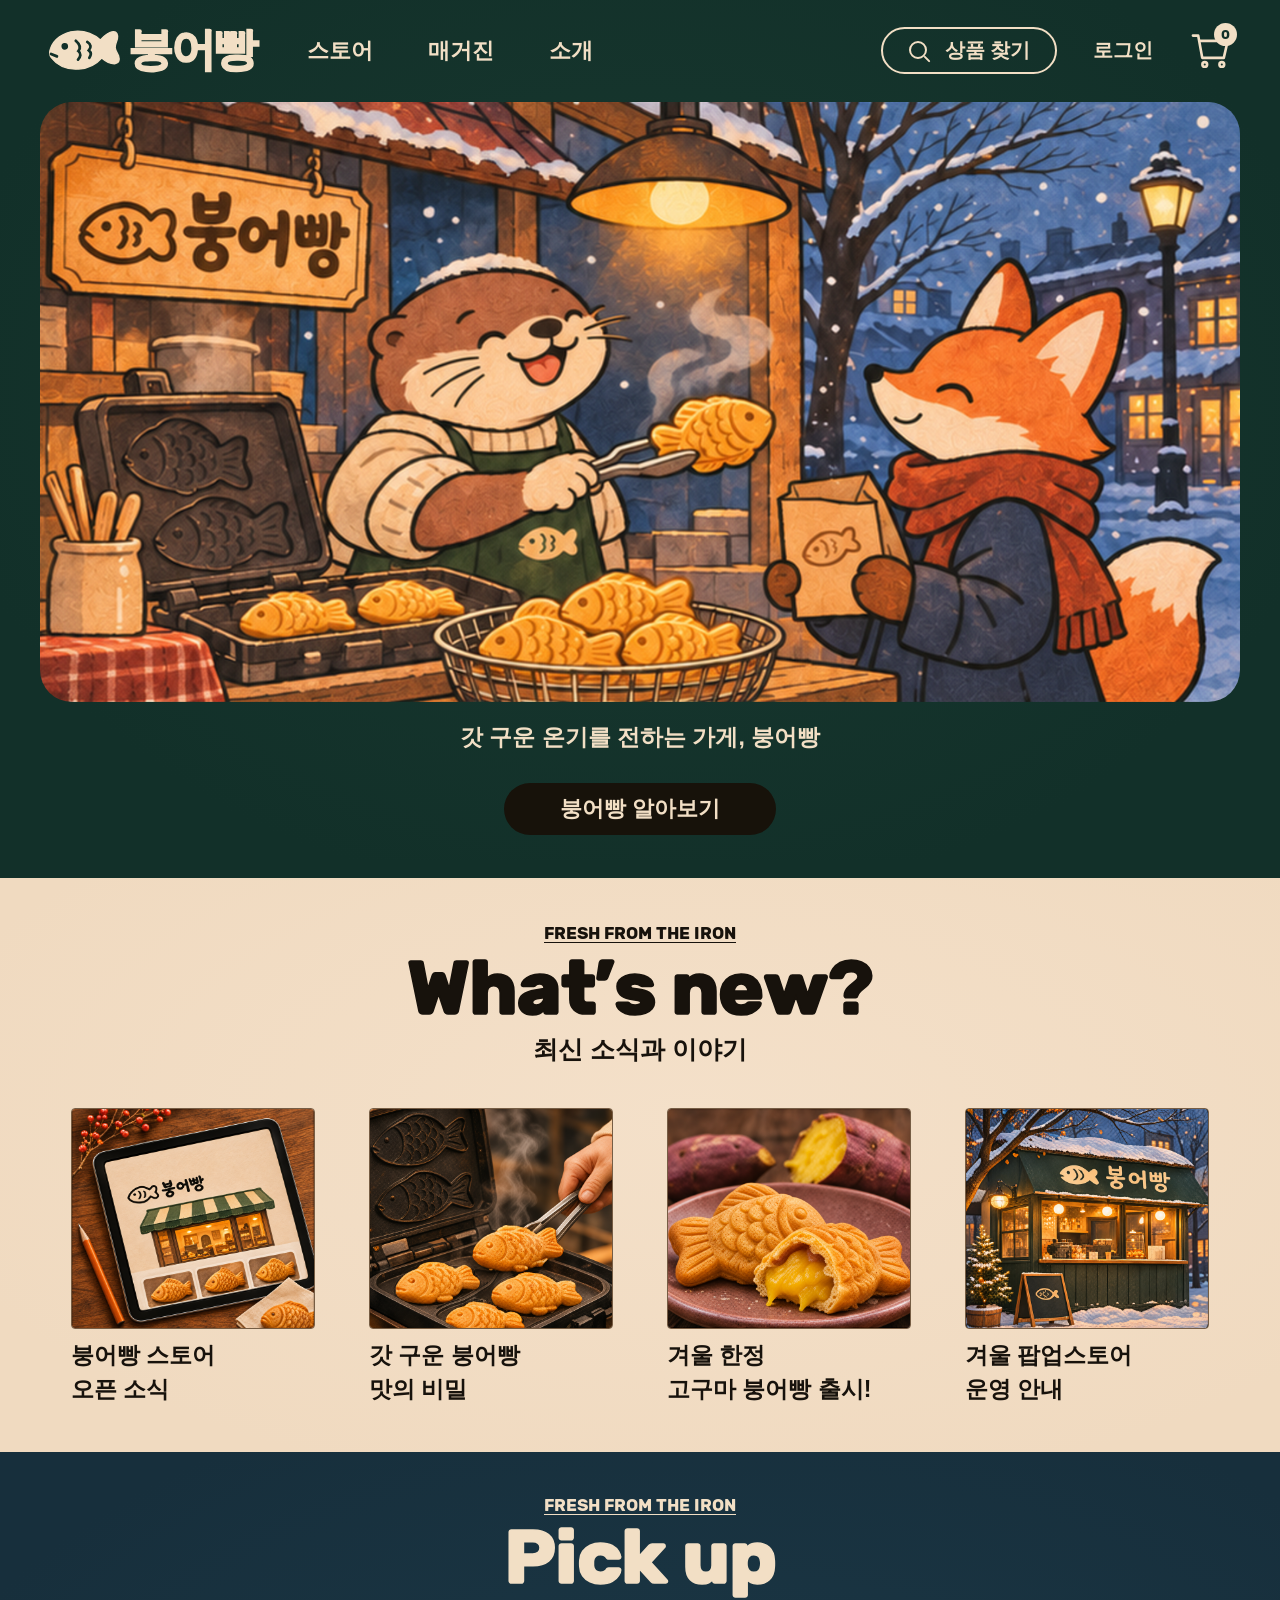
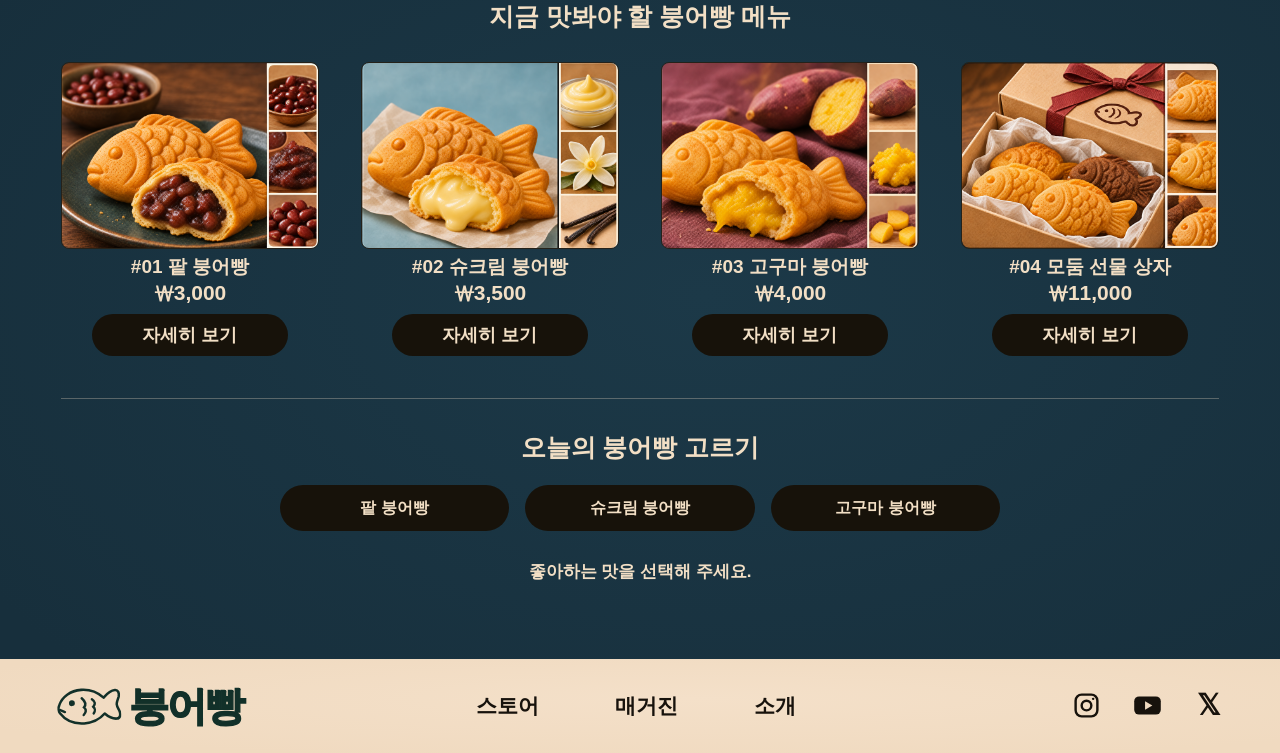
<file: index.html>
<!doctype html>
<html lang="ko">
<head>
  <meta charset="utf-8">
  <meta name="viewport" content="width=device-width, initial-scale=1">
  <title>붕어빵 | 갓 구운 온기를 전하는 가게</title>
  <link rel="stylesheet" href="css/style.css">
  <script src="js/menu-choice.js" defer></script>
</head>
<body>
  <svg class="svg-symbols" width="0" height="0" aria-hidden="true">
    <symbol id="fish-mark" viewBox="0 0 76 48">
      <path class="fish-body" d="M56 15C49 8 40 4 30 4 17 4 7 11 3 20c-2 4-2 7 0 10 6 9 16 14 28 14 10 0 19-4 25-10 5 5 9 7 14 7 4 0 5-4 4-8-1-3-3-6-3-9s2-6 3-9c1-4 0-8-4-8-5 0-10 4-14 8Z"/>
      <circle class="fish-eye" cx="18" cy="19" r="3.5"/>
      <path class="fish-detail" d="m3 26 6 3m21-15c4 4 5 8 2 11 3 3 2 6-1 9m11-18c4 3 4 6 1 9 3 3 2 5 0 8"/>
    </symbol>
  </svg>

  <header class="site-header container" id="top">
    <a class="wordmark" href="#top" aria-label="붕어빵 홈">
      <svg viewBox="0 0 76 48" aria-hidden="true"><use href="#fish-mark"/></svg>
      <span>붕어빵</span>
    </a>
    <nav class="main-nav" aria-label="주 메뉴">
      <a href="#pickup">스토어</a>
      <a href="#news">매거진</a>
      <a href="#about">소개</a>
    </nav>
    <div class="header-actions">
      <a class="search-link" href="#pickup" aria-label="상품 찾기">
        <span class="search-icon" aria-hidden="true"></span>
        <span class="search-label">상품 찾기</span>
      </a>
      <a class="login-link" href="#footer">로그인</a>
      <a class="cart-link" href="#pickup" aria-label="장바구니, 상품 0개">
        <svg viewBox="0 0 32 32" aria-hidden="true">
          <path d="M3 5h4l3.1 17h16.4l3-13H8"/>
          <circle cx="12" cy="27" r="1.8"/>
          <circle cx="25" cy="27" r="1.8"/>
        </svg>
        <span class="cart-count" aria-hidden="true">0</span>
      </a>
    </div>
  </header>

  <main>
    <section class="hero" id="about" aria-labelledby="hero-title">
      <div class="container">
        <img class="hero-image" src="images/qnddj1.png" width="2048" height="1019" alt="눈 내리는 저녁, 붕어빵 가게에서 수달이 여우 손님에게 갓 구운 붕어빵을 건네는 모습" fetchpriority="high">
        <div class="hero-copy">
          <h1 id="hero-title">갓 구운 온기를 전하는 가게, 붕어빵</h1>
          <a class="pill-button hero-button" href="#news">붕어빵 알아보기</a>
        </div>
      </div>
    </section>

    <section class="news-section section-pad" id="news" aria-labelledby="news-title">
      <div class="container">
        <div class="section-heading">
          <p class="eyebrow" lang="en">FRESH FROM THE IRON</p>
          <h2 id="news-title" lang="en">What’s new?</h2>
          <p class="section-subtitle">최신 소식과 이야기</p>
        </div>
        <div class="card-grid news-grid">
          <article class="card news-card">
            <img src="images/qnddj2.png" width="736" height="688" alt="붕어빵 온라인 스토어가 열린 태블릿 화면">
            <h3>붕어빵 스토어<br>오픈 소식</h3>
          </article>
          <article class="card news-card">
            <img src="images/qnddj3.png" width="764" height="684" alt="틀에서 갓 구운 붕어빵을 집게로 꺼내는 모습">
            <h3>갓 구운 붕어빵<br>맛의 비밀</h3>
          </article>
          <article class="card news-card">
            <img src="images/qnddj4.png" width="788" height="684" alt="접시에 담긴 고구마 붕어빵과 군고구마">
            <h3>겨울 한정<br>고구마 붕어빵 출시!</h3>
          </article>
          <article class="card news-card">
            <img src="images/qnddj5.png" width="744" height="688" alt="눈 덮인 거리에 불을 밝힌 붕어빵 팝업스토어">
            <h3>겨울 팝업스토어<br>운영 안내</h3>
          </article>
        </div>
      </div>
    </section>

    <section class="pickup-section section-pad" id="pickup" aria-labelledby="pickup-title">
      <div class="container">
        <div class="section-heading">
          <p class="eyebrow" lang="en">FRESH FROM THE IRON</p>
          <h2 id="pickup-title" lang="en">Pick up</h2>
          <p class="section-subtitle">지금 맛봐야 할 붕어빵 메뉴</p>
        </div>
        <div class="card-grid product-grid">
          <article class="card product-card">
            <img src="images/qnddj6.png" width="804" height="584" alt="팥소가 보이는 붕어빵과 팥 재료 사진">
            <h3>#01 팥 붕어빵</h3>
            <p class="product-price">₩3,000</p>
            <a class="pill-button" href="product-red-bean.html" target="_blank" rel="noopener noreferrer" aria-label="팥 붕어빵 이미지 자세히 보기 (새 탭)">자세히 보기</a>
          </article>
          <article class="card product-card">
            <img src="images/qnddj7.png" width="792" height="584" alt="슈크림이 보이는 붕어빵과 바닐라 재료 사진">
            <h3>#02 슈크림 붕어빵</h3>
            <p class="product-price">₩3,500</p>
            <a class="pill-button" href="product-custard.html" target="_blank" rel="noopener noreferrer" aria-label="슈크림 붕어빵 이미지 자세히 보기 (새 탭)">자세히 보기</a>
          </article>
          <article class="card product-card">
            <img src="images/qnddj8.png" width="792" height="584" alt="고구마 소가 보이는 붕어빵과 고구마 재료 사진">
            <h3>#03 고구마 붕어빵</h3>
            <p class="product-price">₩4,000</p>
            <a class="pill-button" href="product-sweet-potato.html" target="_blank" rel="noopener noreferrer" aria-label="고구마 붕어빵 이미지 자세히 보기 (새 탭)">자세히 보기</a>
          </article>
          <article class="card product-card">
            <img src="images/qnddj9.png" width="808" height="584" alt="붉은 리본으로 장식한 모둠 붕어빵 선물 상자">
            <h3>#04 모둠 선물 상자</h3>
            <p class="product-price">₩11,000</p>
            <a class="pill-button" href="product-gift-box.html" target="_blank" rel="noopener noreferrer" aria-label="모둠 선물 상자 이미지 자세히 보기 (새 탭)">자세히 보기</a>
          </article>
        </div>

        <!-- class11 Part 4의 선택 분기를 세 가지 맛의 누적 선택으로 확장 -->
        <div class="menu-choice game-container" aria-labelledby="menu-choice-title">
          <h3 id="menu-choice-title"><button class="menu-reset-button" type="button" aria-label="오늘의 붕어빵 고르기 초기화" title="선택 초기화">오늘의 붕어빵 고르기</button></h3>
          <div class="choice-group" role="group" aria-label="붕어빵 맛 선택">
            <button class="pill-button choice-a" type="button">팥 붕어빵</button>
            <button class="pill-button choice-b" type="button">슈크림 붕어빵</button>
            <button class="pill-button choice-c" type="button">고구마 붕어빵</button>
          </div>
          <div class="scene-panel">
            <p class="scene-text" role="status" aria-live="polite">좋아하는 맛을 선택해 주세요.</p>
            <p class="menu-recommendation" aria-live="polite" hidden>모두 먹고 싶어하는 고객님께, 고르기 어렵다면 모둠 선물 상자를 추천해 드려요!!</p>
          </div>
        </div>
      </div>
    </section>
  </main>

  <footer class="site-footer" id="footer">
    <div class="container footer-inner">
      <a class="wordmark" href="#top" aria-label="붕어빵 홈">
        <svg viewBox="0 0 76 48" aria-hidden="true"><use href="#fish-mark"/></svg>
        <span>붕어빵</span>
      </a>
      <nav class="footer-nav" aria-label="하단 메뉴">
        <a href="#pickup">스토어</a>
        <a href="#news">매거진</a>
        <a href="#about">소개</a>
      </nav>
      <div class="social-links">
        <a href="https://www.instagram.com/" aria-label="인스타그램">
          <svg viewBox="0 0 24 24" aria-hidden="true">
            <rect x="3" y="3" width="18" height="18" rx="5"/>
            <circle cx="12" cy="12" r="4"/>
            <circle class="icon-fill" cx="17.5" cy="6.5" r="1"/>
          </svg>
        </a>
        <a href="https://www.youtube.com/" aria-label="유튜브">
          <svg viewBox="0 0 24 24" aria-hidden="true">
            <rect class="icon-fill" x="1" y="4.5" width="22" height="15" rx="4"/>
            <path class="icon-cut" d="m10 8.5 6 3.5-6 3.5z"/>
          </svg>
        </a>
        <a class="x-link" href="https://x.com/" aria-label="X">𝕏</a>
      </div>
    </div>
  </footer>
</body>
</html>
</file>
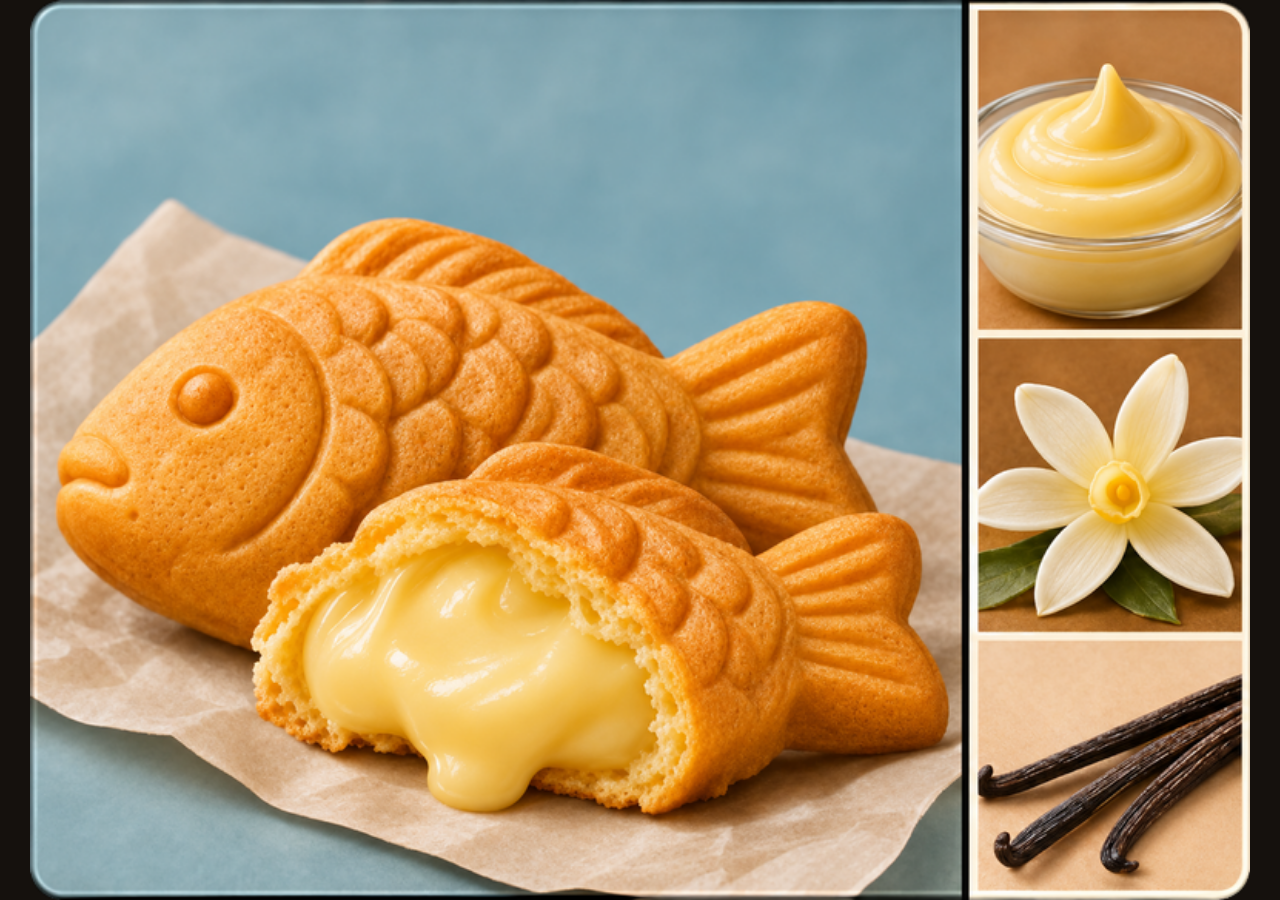
<file: product-custard.html>
<!doctype html>
<html lang="ko">
<head>
  <meta charset="utf-8">
  <meta name="viewport" content="width=device-width, initial-scale=1">
  <title>슈크림 붕어빵 | 이미지 크게 보기</title>
  <link rel="stylesheet" href="css/image-viewer.css">
</head>
<body>
  <img class="product-full-image" src="images/qnddj7.png" alt="슈크림이 보이는 붕어빵과 바닐라 재료 사진">
</body>
</html>
</file>
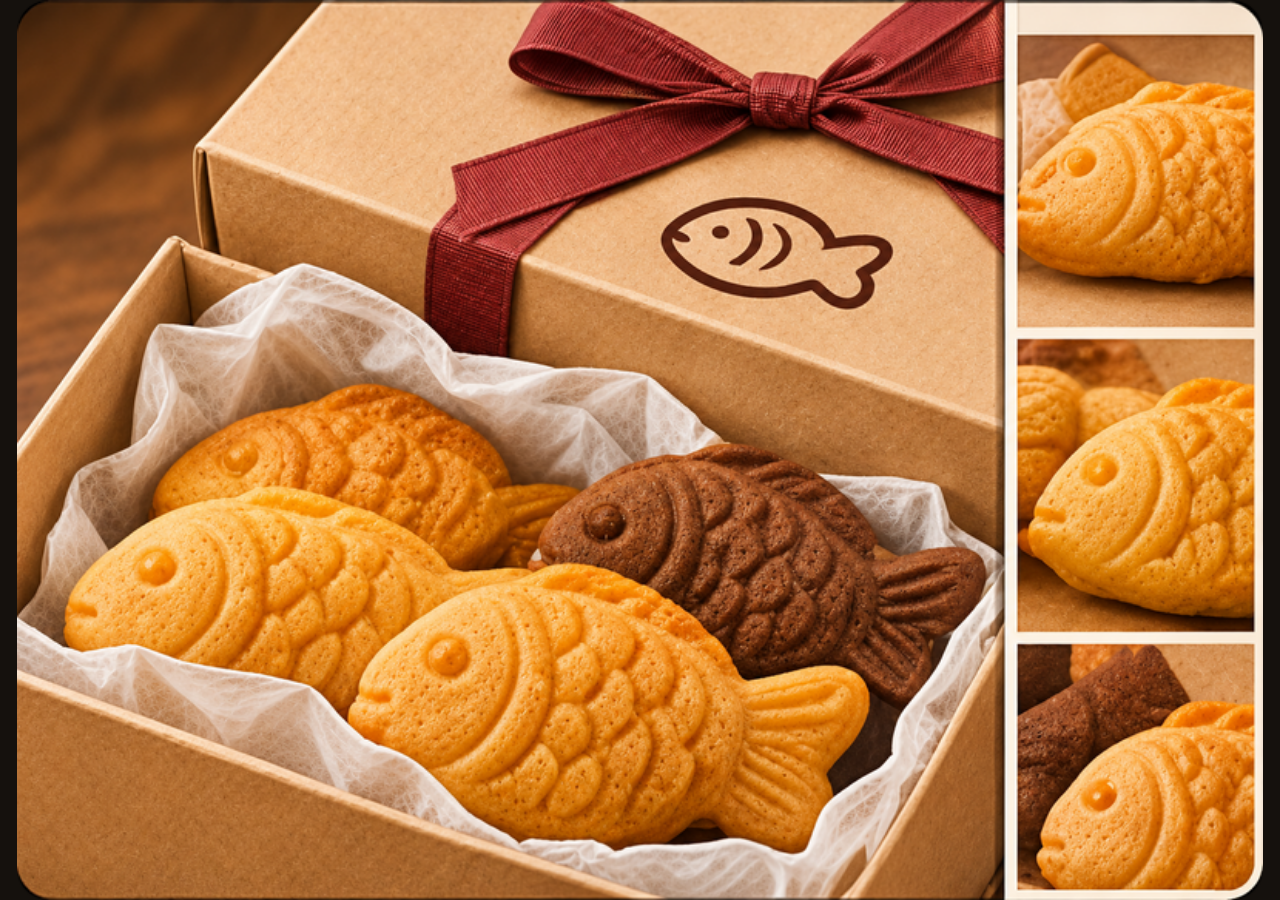
<file: product-gift-box.html>
<!doctype html>
<html lang="ko">
<head>
  <meta charset="utf-8">
  <meta name="viewport" content="width=device-width, initial-scale=1">
  <title>모둠 선물 상자 | 이미지 크게 보기</title>
  <link rel="stylesheet" href="css/image-viewer.css">
</head>
<body>
  <img class="product-full-image" src="images/qnddj9.png" alt="붉은 리본으로 장식한 모둠 붕어빵 선물 상자">
</body>
</html>
</file>
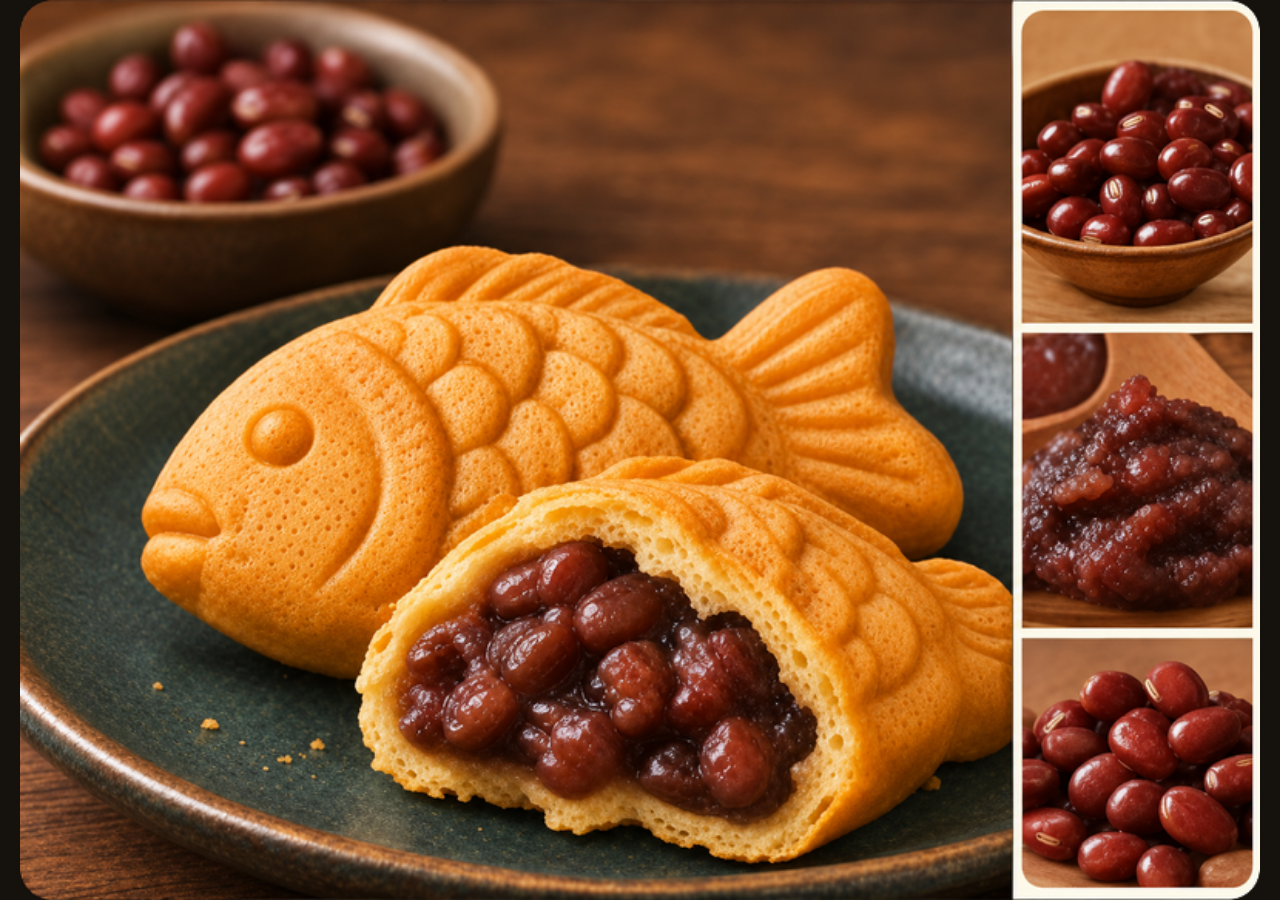
<file: product-red-bean.html>
<!doctype html>
<html lang="ko">
<head>
  <meta charset="utf-8">
  <meta name="viewport" content="width=device-width, initial-scale=1">
  <title>팥 붕어빵 | 이미지 크게 보기</title>
  <link rel="stylesheet" href="css/image-viewer.css">
</head>
<body>
  <img class="product-full-image" src="images/qnddj6.png" alt="팥소가 보이는 붕어빵과 팥 재료 사진">
</body>
</html>
</file>
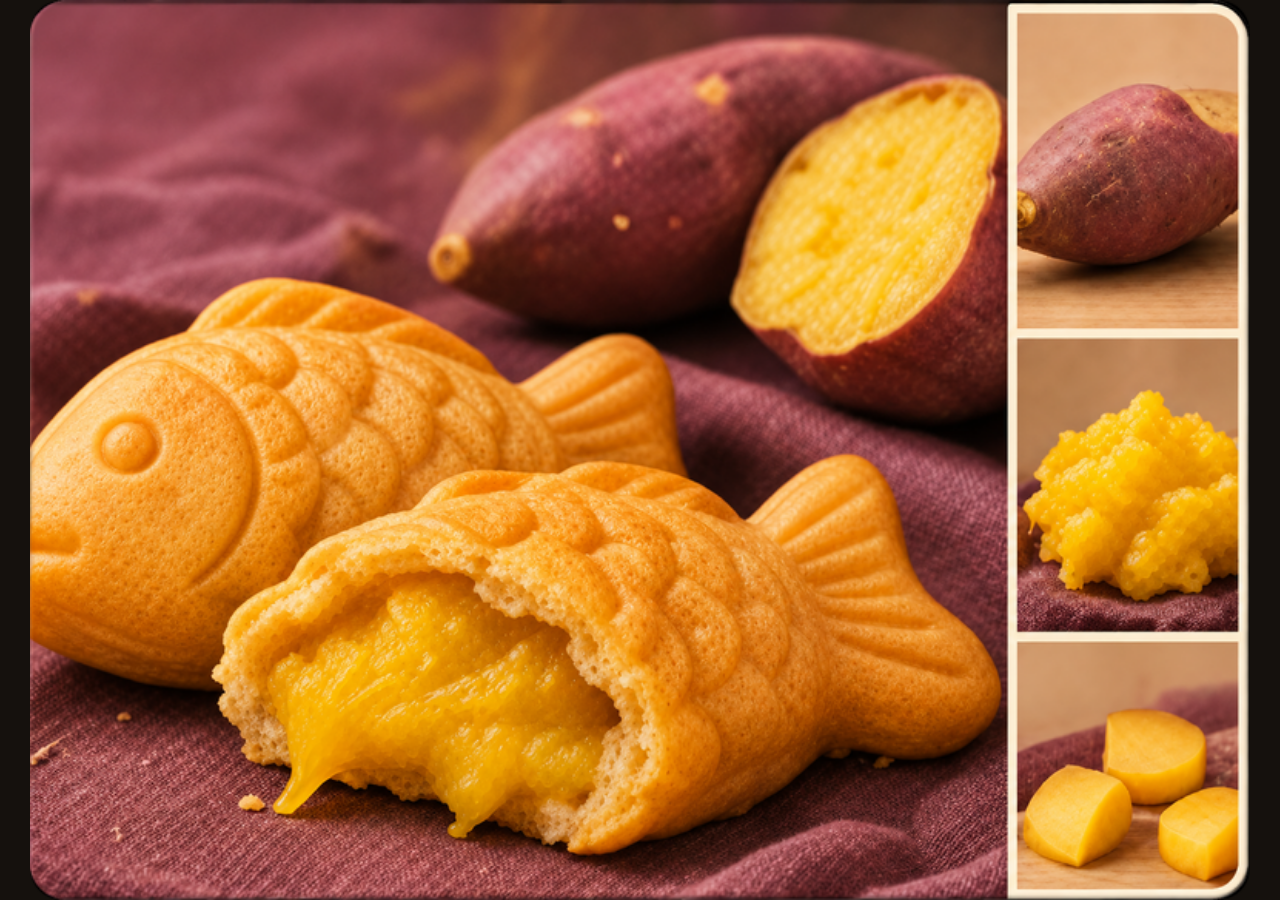
<file: product-sweet-potato.html>
<!doctype html>
<html lang="ko">
<head>
  <meta charset="utf-8">
  <meta name="viewport" content="width=device-width, initial-scale=1">
  <title>고구마 붕어빵 | 이미지 크게 보기</title>
  <link rel="stylesheet" href="css/image-viewer.css">
</head>
<body>
  <img class="product-full-image" src="images/qnddj8.png" alt="고구마 소가 보이는 붕어빵과 고구마 재료 사진">
</body>
</html>
</file>
<file: css/style.css>
@font-face {
  font-family: "Rubik";
  src: url("../fonts/rubik-bold.woff") format("woff");
  font-weight: 700;
  font-display: swap;
}

/* 기본 설정과 색상 */
:root {
  --forest: #123029;
  --navy: #193240;
  --paper: #f0dac0;
  --cream: #f2dfc5;
  --ink: #17120c;
  --button: #17120a;
  --max-width: 1200px;
  --page-gutter: 32px;
  --body-font: "Noto Sans KR", "Apple SD Gothic Neo", "Malgun Gothic", "Noto Sans CJK KR", sans-serif;
  --heading-font: "Rubik", var(--body-font);
}

* {
  box-sizing: border-box;
}

html {
  scroll-behavior: smooth;
}

body {
  margin: 0;
  background: var(--forest) radial-gradient(ellipse at 50% 45%, #193930, transparent 78%) no-repeat top / 100% 860px;
  color: var(--ink);
  font: 700 16px/1.5 var(--body-font);
  word-break: keep-all;
}

h1, h2, h3, p {
  margin: 0;
}

a {
  color: inherit;
  text-decoration: none;
}

a:focus-visible {
  outline: 2px solid currentColor;
  outline-offset: 4px;
}

img {
  display: block;
  max-width: 100%;
}

.container {
  width: min(var(--max-width), calc(100% - 2 * var(--page-gutter)));
  margin: 0 auto;
}

/* 헤더와 로고 */
.site-header {
  min-height: 100px;
  padding: 0 8px;
  display: grid;
  grid-template-columns: max-content max-content 1fr;
  align-items: center;
  gap: clamp(22px, 4vw, 51px);
  color: var(--cream);
}

.svg-symbols {
  position: absolute;
  overflow: hidden;
}

.wordmark {
  --fish-detail-color: var(--forest);
  display: inline-grid;
  grid-auto-flow: column;
  grid-auto-columns: max-content;
  align-items: center;
  gap: 8px;
  font-size: clamp(32px, 3.6vw, 45px);
  line-height: 1.15;
  letter-spacing: -0.055em;
  white-space: nowrap;
}

.wordmark span {
  -webkit-text-stroke: 0.035em currentColor;
}

.wordmark svg {
  width: 1.6em;
  height: auto;
  transform: rotate(-4deg);
}

.fish-body {
  fill: var(--fish-fill, currentColor);
  stroke: currentColor;
  stroke-width: var(--fish-stroke, 1.4);
  stroke-linejoin: round;
}

.fish-eye {
  fill: var(--fish-detail-color);
}

.fish-detail {
  fill: none;
  stroke: var(--fish-detail-color);
  stroke-width: 2.9;
  stroke-linecap: round;
}

.main-nav, .header-actions, .footer-nav, .social-links {
  display: grid;
  grid-auto-flow: column;
  grid-auto-columns: max-content;
  align-items: center;
  white-space: nowrap;
}

.main-nav {
  gap: clamp(22px, 4.3vw, 56px);
  font-size: clamp(16px, 1.76vw, 22px);
}

.main-nav a:hover, .footer-nav a:hover {
  text-decoration: underline;
  text-underline-offset: 0.25em;
}

.header-actions {
  gap: clamp(16px, 2.8vw, 36px);
  justify-self: end;
  margin-right: clamp(0px, calc(100vw - 1150px), 1px);
  font-size: clamp(15px, 1.6vw, 20px);
}

.search-link {
  display: inline-grid;
  grid-auto-flow: column;
  grid-auto-columns: max-content;
  align-items: center;
  justify-content: center;
  gap: 18px;
  min-width: clamp(130px, 14vw, 176px);
  min-height: 47px;
  padding: 0 14px;
  border: 2px solid currentColor;
  border-radius: 999px;
}

.search-icon {
  position: relative;
  width: 18px;
  height: 18px;
  border: 2px solid currentColor;
  border-radius: 50%;
}

.search-icon::after {
  content: "";
  position: absolute;
  right: -6px;
  bottom: -3px;
  width: 8px;
  height: 2px;
  border-radius: 2px;
  background: currentColor;
  transform: rotate(45deg);
}

.cart-link {
  position: relative;
  width: 42px;
  height: 42px;
}

.cart-link svg {
  width: 100%;
  height: 100%;
  fill: none;
  stroke: currentColor;
  stroke-width: 2;
  stroke-linecap: round;
  stroke-linejoin: round;
}

.cart-count {
  position: absolute;
  top: -6px;
  right: -6px;
  display: grid;
  width: 23px;
  height: 23px;
  place-items: center;
  border-radius: 50%;
  background: var(--cream);
  color: var(--forest);
  font: 700 13px/1 var(--heading-font);
}

/* 메인 배너 */
.hero {
  padding: 2px 0 55px;
  color: var(--cream);
}

.hero-image {
  width: 100%;
  height: auto;
  aspect-ratio: 2 / 1;
  border-radius: clamp(13px, 2.6vw, 32px);
  object-fit: cover;
}

.hero-copy {
  padding-top: 12px;
  text-align: center;
}

.hero-copy h1 {
  margin-bottom: 22px;
  font-size: clamp(16px, 1.84vw, 23px);
  line-height: 1.5;
  transform: translateY(6px);
}

.pill-button {
  display: inline-flex;
  align-items: center;
  justify-content: center;
  padding: 5px 12px;
  border-radius: 999px;
  background: var(--button);
  color: var(--cream);
  text-align: center;
}

.hero-button {
  min-width: 272px;
  min-height: 52px;
  font-size: 22px;
  transform: translateY(12px);
}

.hero-button:hover {
  background: #302217;
}

/* 공통 섹션 제목과 카드 */
.section-pad {
  padding: 42px 0 46px;
}

.section-heading {
  margin-bottom: 40px;
  text-align: center;
}

.eyebrow {
  font: 700 clamp(13px, 1.36vw, 17px)/26px var(--heading-font);
  text-decoration: underline;
  text-underline-offset: 3px;
}

.section-heading h2 {
  font: 700 clamp(42px, 6.1vw, 76px)/1.13 var(--heading-font);
  letter-spacing: -0.012em;
  -webkit-text-stroke: 0.022em currentColor;
}

.section-subtitle {
  font-size: clamp(17px, 2vw, 25px);
  line-height: 1.45;
}

.card-grid {
  display: grid;
  grid-template-columns: repeat(4, minmax(0, 1fr));
  gap: var(--grid-gap);
}

.card {
  min-width: 0;
}

.card > img {
  width: 100%;
  height: auto;
  object-fit: cover;
}

/* What’s new? 소식 카드 */
.news-section, .site-footer {
  background: var(--paper) radial-gradient(ellipse at 54% 42%, #f4e0c9, transparent 82%);
}

.news-section .container {
  --max-width: 1138px;
  --page-gutter: clamp(20px, 4vw, 48px);
}

.news-grid {
  --grid-gap: clamp(24px, 4.3vw, 54px);
}

.news-card img {
  aspect-ratio: 11 / 10;
  border: 1px solid #765d44;
  border-radius: 4px;
}

.news-card h3 {
  margin-top: 10px;
  font-size: clamp(16px, 1.84vw, 23px);
  line-height: 1.45;
  overflow-wrap: anywhere;
}

/* Pick up 메뉴 카드 */
.pickup-section {
  padding: 40px 0 60px;
  background: var(--navy) radial-gradient(ellipse at 55% 55%, #1c3948, #172f3c 86%);
  color: var(--cream);
}

.pickup-section .container {
  --max-width: 1158px;
  --page-gutter: clamp(20px, 3.4vw, 40px);
}

.pickup-section .section-heading {
  margin-bottom: 28px;
}

.pickup-section .section-heading h2 {
  line-height: 1.05;
}

.product-grid {
  --grid-gap: clamp(20px, 3.4vw, 42px);
}

.product-card {
  display: flex;
  flex-direction: column;
  align-items: center;
  text-align: center;
}

.product-card img {
  aspect-ratio: 69 / 50;
  border: 1px solid #25221a;
  border-radius: 8px;
}

.product-card h3 {
  margin-top: 5px;
  font-size: clamp(14px, 1.52vw, 19px);
  line-height: 1.36;
  overflow-wrap: anywhere;
}

.product-price {
  margin-bottom: 8px;
  font-size: clamp(15px, 1.68vw, 21px);
  line-height: 1.26;
}

.product-card .pill-button {
  width: 76%;
  min-height: 42px;
  margin-top: auto;
  font-size: clamp(14px, 1.45vw, 18px);
}

/* 푸터 */
.footer-inner {
  display: grid;
  grid-template-columns: 1fr auto 1fr;
  align-items: center;
  gap: 24px;
  min-height: 94px;
  padding: 0 25px 0 17px;
}

.footer-inner .wordmark {
  --fish-fill: none;
  --fish-stroke: 3;
  --fish-detail-color: currentColor;
  justify-self: start;
  color: var(--forest);
  font-size: clamp(30px, 3.2vw, 40px);
}

.footer-nav {
  gap: clamp(24px, 6vw, 76px);
  font-size: clamp(16px, 1.7vw, 21px);
}

.social-links {
  justify-self: end;
  gap: clamp(13px, 2.5vw, 31px);
  transform: translateX(8px);
}

.social-links a {
  display: grid;
  place-items: center;
  width: 30px;
  height: 30px;
}

.social-links svg {
  width: 29px;
  height: 29px;
  fill: none;
  stroke: currentColor;
  stroke-width: 2;
}

.social-links .icon-fill {
  fill: currentColor;
  stroke: none;
}

.social-links .icon-cut {
  fill: var(--paper);
  stroke: none;
}

.x-link {
  font-size: 29px;
  line-height: 1;
}

/* 태블릿과 모바일에서 카드를 두 열로 배치 */
@media (max-width: 900px) {
  :root {
    --page-gutter: 24px;
  }

  .site-header {
    min-height: 83px;
    gap: 22px;
  }

  .main-nav {
    gap: 23px;
  }

  .header-actions {
    gap: 16px;
  }

  .news-section .container, .pickup-section .container {
    --page-gutter: 24px;
  }

  .card-grid {
    --grid-gap: 26px;
    grid-template-columns: repeat(2, minmax(0, 1fr));
  }

  .footer-inner {
    padding: 0;
  }
}

@media (max-width: 700px) {
  :root {
    --page-gutter: 16px;
  }

  .site-header {
    min-height: 0;
    grid-template-columns: max-content 1fr;
    gap: 12px 8px;
    padding: 14px 0 10px;
  }

  .wordmark {
    gap: 5px;
    font-size: 29px;
  }

  .main-nav {
    grid-column: 1 / -1;
    grid-row: 2;
    justify-content: center;
    gap: 30px;
    font-size: 15px;
  }

  .header-actions {
    gap: 13px;
    margin-right: 5px;
    font-size: 13px;
  }

  .search-link {
    min-width: 36px;
    min-height: 34px;
    padding: 0 10px 0 7px;
  }

  .search-label {
    display: none;
  }

  .search-icon {
    width: 14px;
    height: 14px;
  }

  .cart-link {
    width: 29px;
    height: 29px;
  }

  .cart-count {
    top: -4px;
    right: -5px;
    width: 17px;
    height: 17px;
    font-size: 10px;
  }

  .hero {
    padding: 12px 0 22px;
  }

  .hero-copy h1 {
    margin-bottom: 12px;
  }

  .hero-button {
    min-width: 174px;
    min-height: 40px;
    font-size: 15px;
  }

  .section-pad {
    padding: 28px 0 32px;
  }

  .section-heading, .pickup-section .section-heading {
    margin-bottom: 23px;
  }

  .news-section .container, .pickup-section .container {
    --page-gutter: 16px;
  }

  .card-grid {
    --grid-gap: 22px 16px;
  }

  .news-card h3 {
    margin-top: 7px;
    font-size: 14px;
  }

  .product-card .pill-button {
    width: 90%;
    min-height: 34px;
    font-size: 13px;
  }

  .footer-inner {
    grid-template-columns: 1fr auto;
    gap: 15px 8px;
    padding: 16px 0;
  }

  .footer-nav {
    grid-column: 1 / -1;
    grid-row: 2;
    justify-content: center;
    font-size: 14px;
  }

  .social-links a, .social-links svg {
    width: 24px;
    height: 24px;
  }

  .x-link {
    font-size: 24px;
  }
}

@media (prefers-reduced-motion: reduce) {
  html {
    scroll-behavior: auto;
  }
}

/* class11 Part 4의 메뉴 선택 영역 */
.menu-choice {
  margin-top: 42px;
  padding-top: 30px;
  border-top: 1px solid rgba(242, 223, 197, 0.3);
  text-align: center;
}

.menu-choice h3 {
  font-size: clamp(20px, 2vw, 25px);
}

.menu-choice .menu-reset-button {
  padding: 0;
  border: 0;
  background: transparent;
  color: inherit;
  font: inherit;
  cursor: pointer;
}

.menu-choice .choice-group {
  display: grid;
  grid-template-columns: repeat(3, minmax(0, 1fr));
  gap: 16px;
  max-width: 720px;
  margin: 18px auto 14px;
}

.menu-choice .choice-group button {
  min-height: 46px;
  padding: 8px 12px;
  border: 1px solid transparent;
  font: inherit;
  cursor: pointer;
}

.menu-choice .choice-group button:hover {
  background: #302217;
}

.menu-choice .choice-group button:focus-visible,
.menu-choice .menu-reset-button:focus-visible {
  outline: 2px solid var(--cream);
  outline-offset: 4px;
}

.menu-choice .scene-panel {
  display: grid;
  place-items: center;
  row-gap: 12px;
  min-height: 54px;
}

.menu-choice .scene-text,
.menu-choice .menu-recommendation {
  font-size: clamp(14px, 1.4vw, 17px);
  line-height: 1.6;
}
</file>
<file: css/image-viewer.css>
/* 새 탭에서 상품 이미지만 화면에 맞춰 크게 표시한다. */
html,
body {
  width: 100%;
  height: 100%;
  margin: 0;
  background: #15110d;
}

.product-full-image {
  display: block;
  width: 100%;
  height: 100vh;
  height: 100dvh;
  object-fit: contain;
}
</file>
